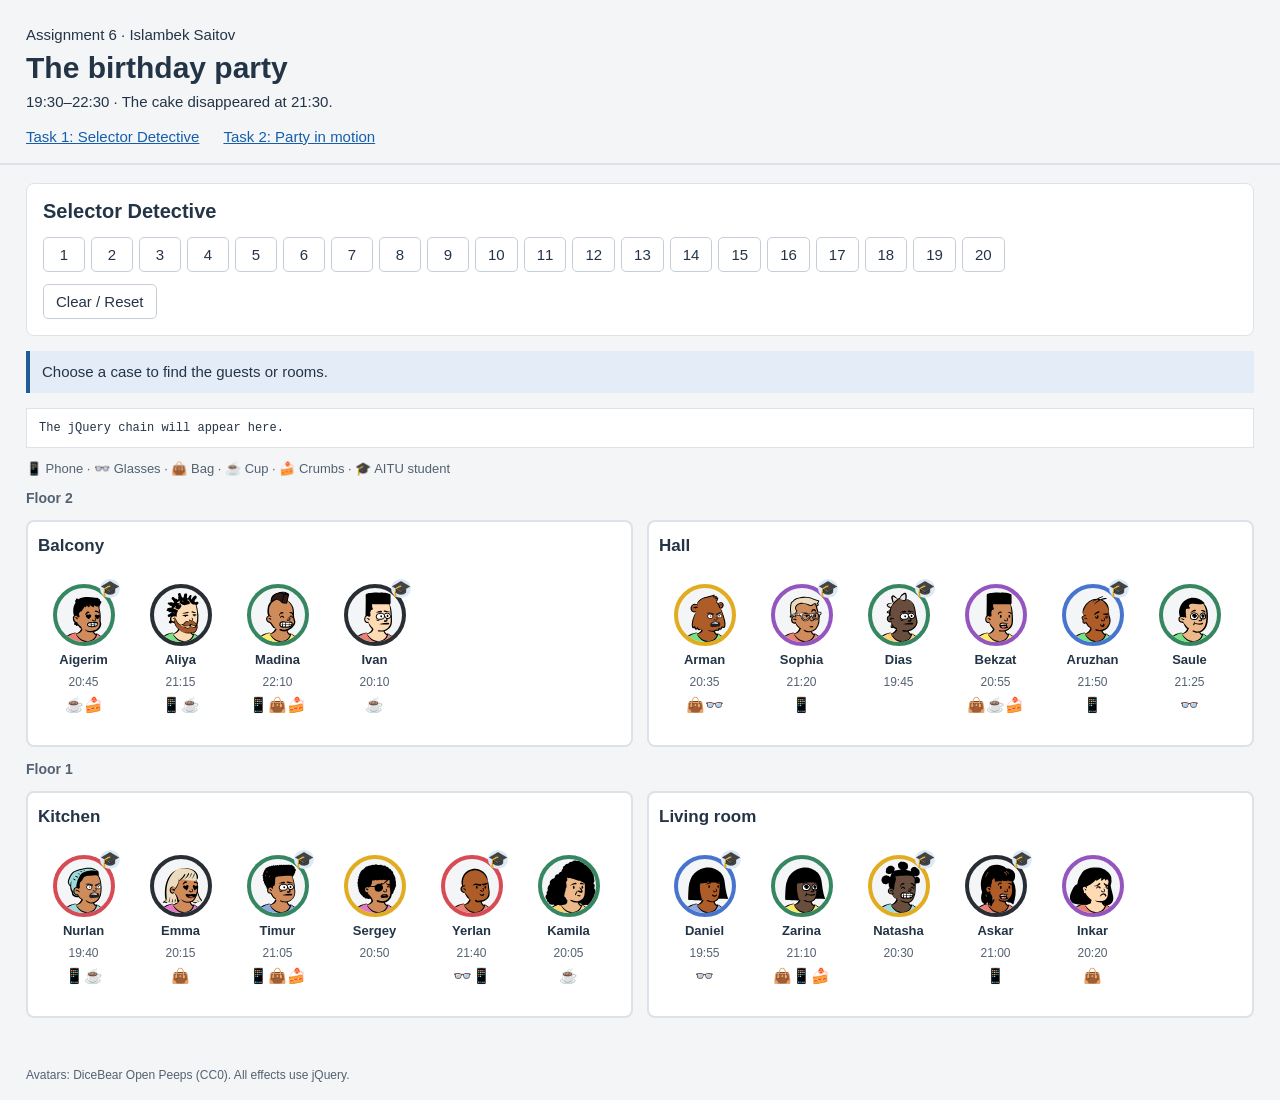
<file: index.html>
<!DOCTYPE html>
<html lang="en">
<head>
  <meta charset="UTF-8">
  <meta name="viewport" content="width=device-width, initial-scale=1.0">
  <title>Assignment 6 — Selector Detective</title>
  <link rel="stylesheet" href="styles.css">
  <script src="jquery.min.js" defer></script>
  <script src="task1.js" defer></script>
</head>
<body>
  <header>
    <p>Assignment 6 · Islambek Saitov</p>
    <h1>The birthday party</h1>
    <p>19:30–22:30 · The cake disappeared at 21:30.</p>
    <nav><a href="index.html">Task 1: Selector Detective</a><a href="task2.html">Task 2: Party in motion</a></nav>
  </header>
  <main>
    <section class="controls" aria-label="Cases"><h2>Selector Detective</h2><div id="cases"></div><button id="clear">Clear / Reset</button></section>
    <p id="result" role="status">Choose a case to find the guests or rooms.</p>
    <pre id="chain">The jQuery chain will appear here.</pre>
    <p class="legend">📱 Phone · 👓 Glasses · 👜 Bag · ☕ Cup · 🍰 Crumbs · 🎓 AITU student</p>
    <div id="house"></div>
  </main>
  <footer>Avatars: DiceBear Open Peeps (CC0). All effects use jQuery.</footer>
</body>
</html>
</file>
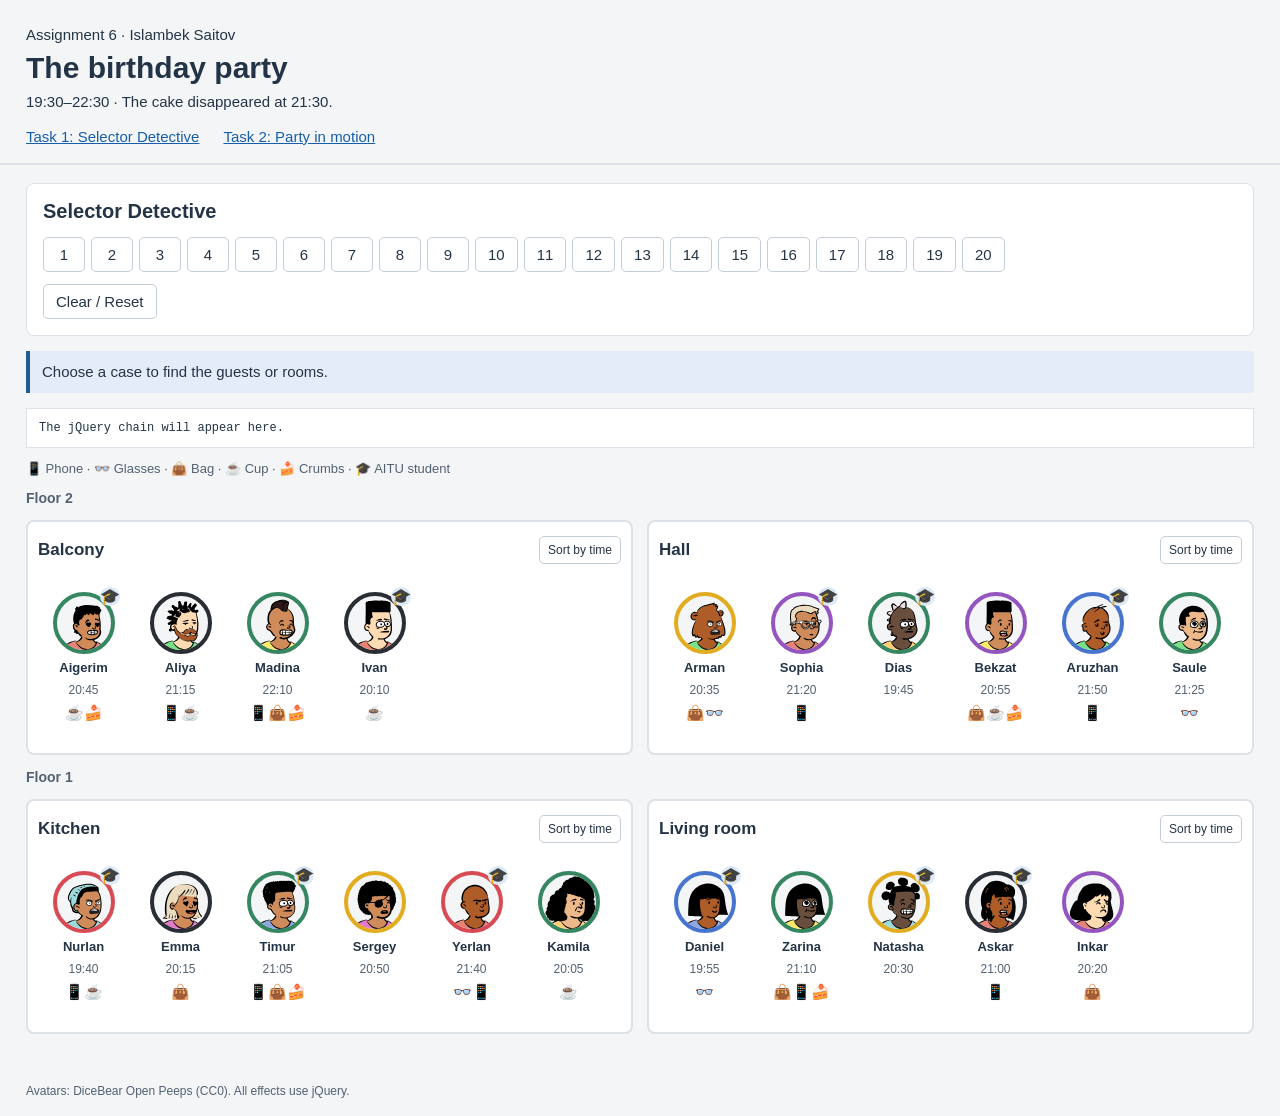
<file: task2.html>
<!DOCTYPE html>
<html lang="en">
<head>
  <meta charset="UTF-8">
  <meta name="viewport" content="width=device-width, initial-scale=1.0">
  <title>Assignment 6 — Party in motion</title>
  <link rel="stylesheet" href="styles.css">
  <script src="jquery.min.js" defer></script>
  <script src="task2-base.js" defer></script>
  <script src="task2.js" defer></script>
</head>
<body class="task2">
  <header>
    <p>Assignment 6 · Islambek Saitov</p>
    <h1>The birthday party</h1>
    <p>19:30–22:30 · The cake disappeared at 21:30.</p>
    <nav><a href="index.html">Task 1: Selector Detective</a><a href="task2.html">Task 2: Party in motion</a></nav>
  </header>
  <main>
    <section class="controls" aria-label="Cases"><h2>Selector Detective</h2><div id="cases"></div><button id="clear">Clear / Reset</button></section>
    <p id="result" role="status">Choose a case to find the guests or rooms.</p>
    <pre id="chain">The jQuery chain will appear here.</pre>
    <p class="legend">📱 Phone · 👓 Glasses · 👜 Bag · ☕ Cup · 🍰 Crumbs · 🎓 AITU student</p>
    <div id="house"></div>
  </main>
  <footer>Avatars: DiceBear Open Peeps (CC0). All effects use jQuery.</footer>
</body>
</html>
</file>
<file: styles.css>
* { box-sizing: border-box; }
body { margin: 0; background: #f3f5f7; color: #243447; font: 15px Arial, sans-serif; }
header, main, footer { max-width: 1380px; margin: auto; padding: 18px 26px; }
header { border-bottom: 2px solid #dce2e8; }
h1 { margin: 8px 0; font-size: 30px; }
h2 { font-size: 20px; margin: 0 0 14px; }
h3 { margin: 0; font-size: 17px; }
header p { margin: 8px 0; }
nav { display: flex; gap: 24px; margin-top: 18px; }
a { color: #165eac; }
button { border: 1px solid #c5ced8; border-radius: 5px; background: white; color: #243447; padding: 8px 12px; cursor: pointer; font: inherit; }
button:hover, button.active { background: #225c95; color: white; }
button:focus-visible, a:focus-visible, .guest:focus-visible { outline: 3px solid #d09214; outline-offset: 2px; }
.controls { background: white; border: 1px solid #dce2e8; border-radius: 8px; padding: 16px; }
#cases { display: flex; flex-wrap: wrap; gap: 6px; margin-bottom: 12px; }
#cases button { min-width: 42px; }
#result { padding: 12px; background: #e4edf7; border-left: 4px solid #225c95; min-height: 42px; }
pre { white-space: pre-wrap; word-break: break-word; background: #fff; border: 1px solid #dce2e8; padding: 12px; font-size: 12px; }
.legend { color: #536171; font-size: 13px; }
.floor { display: grid; grid-template-columns: 1fr 1fr; gap: 14px; margin: 14px 0; }
.floor-label { grid-column: 1 / -1; margin: 0; font-size: 14px; color: #536171; }
.room { background: #fff; border: 2px solid #dce2e8; border-radius: 8px; padding: 14px 10px; min-width: 0; }
.room-heading { display: flex; justify-content: space-between; align-items: center; gap: 10px; margin-bottom: 20px; }
.room-heading button { font-size: 12px; padding: 6px 8px; }
.guests { display: flex; gap: 6px; min-height: 155px; align-items: flex-start; flex-wrap: wrap; }
.guest { width: 91px; flex: 0 0 91px; padding: 6px 2px; position: relative; text-align: center; border: 2px solid transparent; border-radius: 6px; }
.avatar { width: 62px; height: 62px; border: 4px solid var(--clothing); border-radius: 50%; background: #f4f5f7; display: block; margin: auto auto 6px; }
.name { display: block; font-size: 13px; margin-bottom: 5px; }
.time { font-size: 12px; color: #536171; }
.things { height: 24px; margin-top: 7px; font-size: 15px; }
.badge { position: absolute; right: 7px; top: 1px; background: #dce9f7; border-radius: 50%; font-size: 16px; }
.guest.selected, .room.selected { border-color: #d09214; background: #fff9e6; }
.task2 .guest { cursor: pointer; }
#overlay { position: fixed; inset: 0; z-index: 10; background: rgba(20,35,50,.3); }
#guest-detail { position: fixed; background: white; border: 2px solid #225c95; border-radius: 8px; overflow: hidden; padding: 16px; z-index: 11; }
#guest-detail h2 { margin-bottom: 10px; }
#guest-detail p { margin: 10px 0; }
#guest-detail .moves { display: flex; flex-wrap: wrap; gap: 6px; }
.flying { position: absolute; z-index: 20; background: white; pointer-events: none; }
.placeholder { flex-shrink: 0; }
footer { color: #536171; font-size: 12px; }
@media (max-width: 900px) { .floor { grid-template-columns: 1fr; } header, main, footer { padding: 14px; } }
</file>
